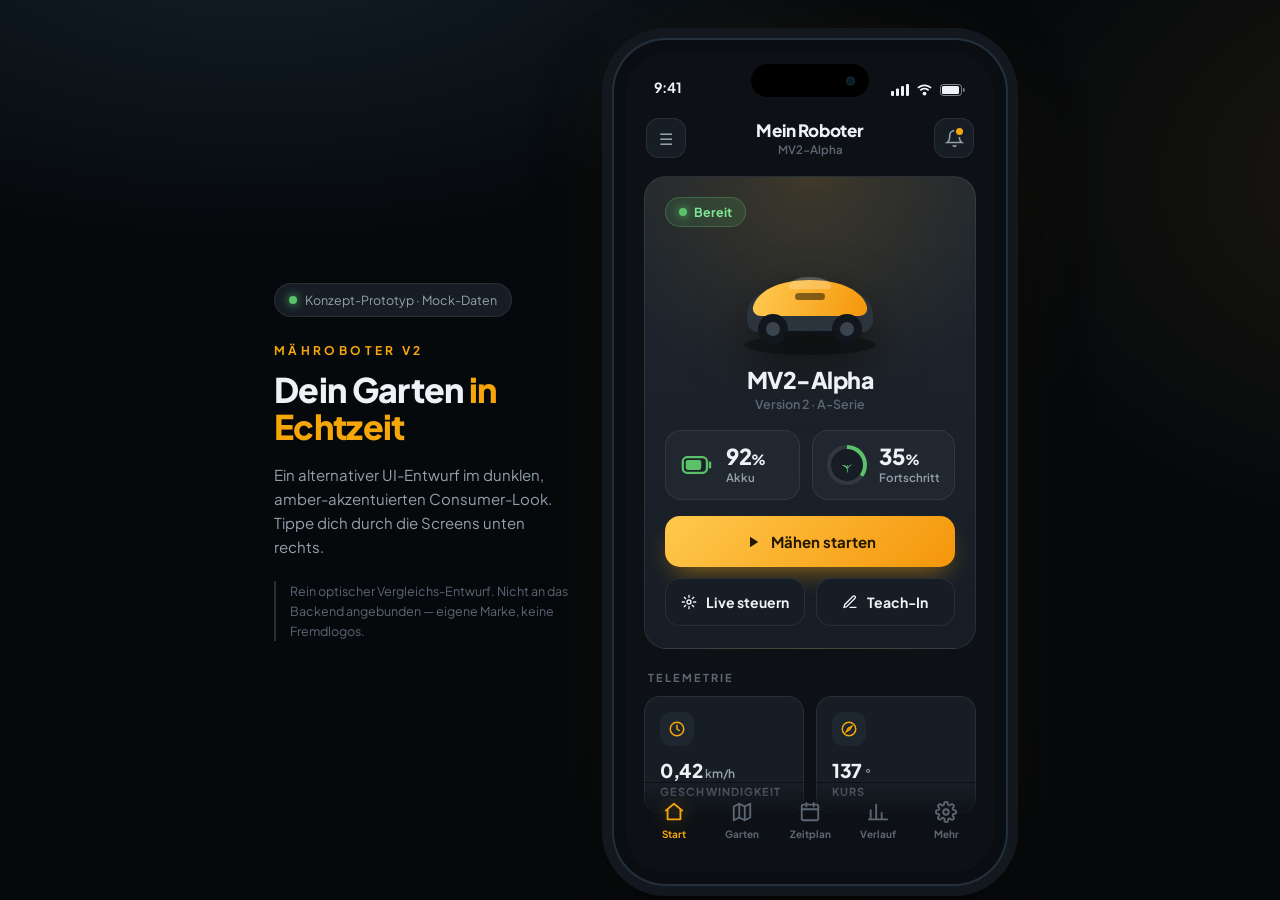
<file: mower/api/static/prototype-v2.html>
<!DOCTYPE html>
<html lang="de">
<head>
<meta charset="UTF-8">
<meta name="viewport" content="width=device-width, initial-scale=1.0">
<title>Mähroboter V2 — Konzept-UI</title>
<link rel="preconnect" href="https://fonts.googleapis.com">
<link rel="preconnect" href="https://fonts.gstatic.com" crossorigin>
<link href="https://fonts.googleapis.com/css2?family=Plus+Jakarta+Sans:wght@400;500;600;700;800&display=swap" rel="stylesheet">
<style>
:root{
  --bg:#0d1116; --bg-deep:#06090c;
  --surface:#171d25; --surface-2:#1e2630; --surface-3:#2a3542;
  --line:rgba(255,255,255,.08); --line-strong:rgba(255,255,255,.15);
  --text:#eef2f6; --dim:#94a0ad; --mute:#5c6773;
  --amber:#f6a609; --amber-bright:#ffbd2e;
  --amber-grad:linear-gradient(135deg,#ffc94d 0%,#f5960a 100%);
  --green:#5ac36a; --green-bright:#7fe694; --red:#ef4d52; --blue:#4f8df8;
  --r-lg:22px; --r-md:16px; --r-sm:12px;
  --font:'Plus Jakarta Sans',-apple-system,BlinkMacSystemFont,'Segoe UI',sans-serif;
}
*{margin:0;padding:0;box-sizing:border-box;-webkit-tap-highlight-color:transparent}
html,body{height:100%}
body{
  font-family:var(--font);
  background:
    radial-gradient(1200px 600px at 20% -10%, #14212b 0%, transparent 55%),
    radial-gradient(900px 700px at 110% 20%, #1a1710 0%, transparent 50%),
    var(--bg-deep);
  color:var(--text);
  min-height:100%;
  display:flex; align-items:center; justify-content:center;
  gap:40px; flex-wrap:wrap;
  padding:40px 20px;
}
.intro{max-width:300px}
.intro .kicker{font-size:12px;letter-spacing:.28em;text-transform:uppercase;color:var(--amber);font-weight:700;margin-bottom:14px}
.intro h1{font-size:34px;line-height:1.08;font-weight:800;letter-spacing:-.02em;margin-bottom:18px}
.intro h1 span{color:var(--amber)}
.intro p{color:var(--dim);font-size:15px;line-height:1.6;margin-bottom:22px}
.intro .note{font-size:12.5px;color:var(--mute);line-height:1.6;border-left:2px solid var(--line-strong);padding-left:14px}
.intro .badge{display:inline-flex;align-items:center;gap:8px;background:var(--surface);border:1px solid var(--line);
  padding:8px 14px;border-radius:100px;font-size:12.5px;color:var(--dim);margin-bottom:26px}
.intro .dot{width:8px;height:8px;border-radius:50%;background:var(--green);box-shadow:0 0 10px var(--green)}

/* ---------- Phone ---------- */
.phone{
  position:relative;
  width:392px; height:min(844px,94vh);
  background:#0a0e12;
  border-radius:52px;
  padding:12px;
  box-shadow:
    0 0 0 2px #23303c,
    0 0 0 12px #12181e,
    0 40px 90px -20px rgba(0,0,0,.85),
    0 0 120px -30px rgba(246,166,9,.12);
  flex:0 0 auto;
}
.screen-wrap{
  position:relative; width:100%; height:100%;
  background:var(--bg); border-radius:42px; overflow:hidden;
  display:flex; flex-direction:column;
}
.island{
  position:absolute; top:12px; left:50%; transform:translateX(-50%);
  width:118px; height:33px; background:#000; border-radius:20px; z-index:60;
}
.island::after{content:"";position:absolute;right:14px;top:50%;transform:translateY(-50%);
  width:9px;height:9px;border-radius:50%;background:#0c1a24;box-shadow:inset 0 0 3px #1c3a4d}
.statusbar{
  height:52px; flex:0 0 auto; display:flex; align-items:flex-end; justify-content:space-between;
  padding:0 28px 8px; font-size:14px; font-weight:700; z-index:50;
}
.statusbar .icons{display:flex;align-items:center;gap:7px}
.statusbar svg{display:block}

/* ---------- App shell ---------- */
.app{flex:1 1 auto; overflow-y:auto; overflow-x:hidden; position:relative}
.app::-webkit-scrollbar{width:0}
.screen{display:none; padding:6px 18px 120px; animation:fade .45s ease both}
.screen.active{display:block}
@keyframes fade{from{opacity:0;transform:translateY(10px)}to{opacity:1;transform:none}}
.stagger>*{animation:rise .5s cubic-bezier(.2,.7,.2,1) both}
.stagger>*:nth-child(1){animation-delay:.02s}
.stagger>*:nth-child(2){animation-delay:.07s}
.stagger>*:nth-child(3){animation-delay:.12s}
.stagger>*:nth-child(4){animation-delay:.17s}
.stagger>*:nth-child(5){animation-delay:.22s}
.stagger>*:nth-child(6){animation-delay:.27s}
.stagger>*:nth-child(7){animation-delay:.32s}
@keyframes rise{from{opacity:0;transform:translateY(14px)}to{opacity:1;transform:none}}

/* top bar */
.topbar{display:flex;align-items:center;justify-content:space-between;padding:8px 2px 18px}
.topbar .tb-btn{width:40px;height:40px;border-radius:13px;background:var(--surface);border:1px solid var(--line);
  display:grid;place-items:center;color:var(--dim);cursor:pointer;transition:.2s}
.topbar .tb-btn:active{transform:scale(.92)}
.topbar .tb-title{text-align:center}
.topbar .tb-title b{font-size:17px;font-weight:800;letter-spacing:-.01em}
.topbar .tb-title small{display:block;font-size:11.5px;color:var(--mute);font-weight:600;margin-top:1px}
.bell{position:relative}
.bell::after{content:"";position:absolute;top:9px;right:10px;width:7px;height:7px;border-radius:50%;
  background:var(--amber);box-shadow:0 0 0 2px var(--surface)}

.section-label{font-size:11px;letter-spacing:.18em;text-transform:uppercase;color:var(--mute);
  font-weight:700;margin:22px 4px 12px}

/* ---------- Home ---------- */
.hero{
  position:relative; background:
    radial-gradient(120% 90% at 50% 0%, rgba(246,166,9,.14) 0%, transparent 55%),
    linear-gradient(180deg,var(--surface-2),var(--surface));
  border:1px solid var(--line); border-radius:var(--r-lg); padding:20px 20px 22px; overflow:hidden;
}
.hero .glow{position:absolute;inset:-40% 20% auto;height:200px;background:radial-gradient(closest-side,rgba(246,166,9,.22),transparent);filter:blur(10px)}
.status-pill{display:inline-flex;align-items:center;gap:7px;background:rgba(90,195,106,.14);color:var(--green-bright);
  border:1px solid rgba(90,195,106,.3);padding:6px 13px;border-radius:100px;font-size:12.5px;font-weight:700;position:relative;z-index:2}
.status-pill .p-dot{width:8px;height:8px;border-radius:50%;background:var(--green);box-shadow:0 0 10px var(--green)}
.status-pill.mowing{background:rgba(246,166,9,.15);color:var(--amber-bright);border-color:rgba(246,166,9,.35)}
.status-pill.mowing .p-dot{background:var(--amber);box-shadow:0 0 10px var(--amber);animation:blink 1.1s infinite}
@keyframes blink{50%{opacity:.35}}
.robot-stage{display:flex;justify-content:center;align-items:center;padding:14px 0 6px;position:relative;z-index:2}
.robot-stage svg{filter:drop-shadow(0 22px 26px rgba(0,0,0,.55))}
.hero h2{font-size:23px;font-weight:800;text-align:center;letter-spacing:-.02em;position:relative;z-index:2}
.hero .sub{text-align:center;color:var(--mute);font-size:12.5px;font-weight:600;margin-top:2px;position:relative;z-index:2}

.metrics{display:grid;grid-template-columns:1fr 1fr;gap:12px;margin-top:18px;position:relative;z-index:2}
.metric{background:rgba(255,255,255,.03);border:1px solid var(--line);border-radius:var(--r-md);padding:14px;display:flex;align-items:center;gap:12px}
.metric .big{font-size:22px;font-weight:800;letter-spacing:-.02em;line-height:1}
.metric .lbl{font-size:11.5px;color:var(--dim);font-weight:600;margin-top:3px}

/* battery glyph */
.batt{width:34px;height:34px;flex:0 0 auto;position:relative}
/* grass ring */
.gring{width:40px;height:40px;border-radius:50%;flex:0 0 auto;position:relative;
  background:conic-gradient(var(--green) calc(var(--p,35)*1%), rgba(255,255,255,.08) 0);
  display:grid;place-items:center}
.gring::before{content:"";position:absolute;inset:4px;border-radius:50%;background:var(--surface)}
.gring svg{position:relative;z-index:2}

.cta{display:flex;flex-direction:column;gap:11px;margin-top:16px}
.btn{border:none;border-radius:15px;font-family:var(--font);font-weight:700;font-size:15px;cursor:pointer;
  display:flex;align-items:center;justify-content:center;gap:9px;transition:.18s;padding:16px}
.btn:active{transform:scale(.975)}
.btn-primary{background:var(--amber-grad);color:#231600;box-shadow:0 12px 26px -10px rgba(246,166,9,.6)}
.btn-primary.stop{background:linear-gradient(135deg,#ff6b6f,#e5383d);color:#fff;box-shadow:0 12px 26px -10px rgba(239,77,82,.5)}
.btn-ghost{background:var(--surface);color:var(--text);border:1px solid var(--line)}
.btn-row{display:grid;grid-template-columns:1fr 1fr;gap:11px}
.btn-row .btn{font-size:14px;padding:14px}

.chips{display:grid;grid-template-columns:1fr 1fr;gap:12px}
.chip{background:var(--surface);border:1px solid var(--line);border-radius:var(--r-md);padding:15px}
.chip .ic{width:34px;height:34px;border-radius:11px;background:var(--surface-2);display:grid;place-items:center;color:var(--amber);margin-bottom:12px}
.chip .val{font-size:19px;font-weight:800;letter-spacing:-.02em}
.chip .val small{font-size:12px;color:var(--dim);font-weight:600;margin-left:3px}
.chip .cap{font-size:11px;color:var(--mute);text-transform:uppercase;letter-spacing:.1em;font-weight:700;margin-top:3px}

/* ---------- Map / Garten ---------- */
.stat-row{display:grid;grid-template-columns:repeat(3,1fr);gap:10px;margin-bottom:16px}
.stat{background:var(--surface);border:1px solid var(--line);border-radius:var(--r-md);padding:13px 10px;text-align:center}
.stat b{font-size:19px;font-weight:800;letter-spacing:-.02em}
.stat span{display:block;font-size:11px;color:var(--mute);font-weight:600;margin-top:3px}
.map{position:relative;border-radius:var(--r-lg);overflow:hidden;border:1px solid var(--line);height:320px;
  background:linear-gradient(135deg,#2f3a2b,#1f2a1e)}
.map svg{position:absolute;inset:0;width:100%;height:100%}
.map .mctrl{position:absolute;display:flex;flex-direction:column;gap:8px;z-index:5}
.map .mctrl.left{left:12px;top:12px}
.map .mctrl.right{right:12px;bottom:12px}
.mbtn{width:38px;height:38px;border-radius:12px;background:rgba(10,14,18,.72);backdrop-filter:blur(8px);
  border:1px solid var(--line-strong);display:grid;place-items:center;color:#fff;cursor:pointer;font-size:18px;font-weight:700}
.tabs{display:flex;gap:6px;background:var(--surface);border:1px solid var(--line);border-radius:100px;padding:5px;margin:16px 0 14px}
.tabs button{flex:1;border:none;background:transparent;color:var(--dim);font-family:var(--font);font-weight:700;font-size:13px;
  padding:10px;border-radius:100px;cursor:pointer;transition:.2s}
.tabs button.on{background:var(--surface-3);color:var(--text)}
.zone{display:flex;align-items:center;gap:13px;background:var(--surface);border:1px solid var(--line);
  border-radius:var(--r-md);padding:14px;margin-bottom:10px}
.zone .zn{width:30px;height:30px;border-radius:9px;display:grid;place-items:center;font-weight:800;font-size:13px;color:#fff;flex:0 0 auto}
.zone .zinfo{flex:1}
.zone .zinfo b{font-size:15px;font-weight:700}
.zone .zinfo span{display:block;font-size:12px;color:var(--mute);font-weight:600;margin-top:1px}
.toggle{width:46px;height:27px;border-radius:100px;background:var(--surface-3);position:relative;cursor:pointer;transition:.22s;flex:0 0 auto}
.toggle::after{content:"";position:absolute;top:3px;left:3px;width:21px;height:21px;border-radius:50%;background:#cfd6dd;transition:.22s}
.toggle.on{background:var(--amber)}
.toggle.on::after{left:22px;background:#fff}

.modes{display:grid;grid-template-columns:1fr 1fr;gap:11px}
.mode{background:var(--surface);border:1.5px solid var(--line);border-radius:var(--r-md);padding:16px 12px;text-align:center;cursor:pointer;transition:.18s}
.mode:active{transform:scale(.97)}
.mode.sel{border-color:var(--amber);background:rgba(246,166,9,.08)}
.mode .mi{width:46px;height:46px;margin:0 auto 10px;border-radius:14px;background:var(--surface-2);display:grid;place-items:center;transition:.2s}
.mode.sel .mi{background:rgba(246,166,9,.16)}
.mode b{font-size:13px;font-weight:700;display:block}
.mode span{font-size:11px;color:var(--mute);font-weight:600}

/* ---------- Zeitplan ---------- */
.next{background:linear-gradient(120deg,#20303a,#182029);border:1px solid var(--line);border-radius:var(--r-lg);
  padding:20px;position:relative;overflow:hidden}
.next .deco{position:absolute;right:-30px;top:-30px;width:150px;height:150px;border-radius:50%;
  background:radial-gradient(closest-side,rgba(246,166,9,.18),transparent)}
.next .k{font-size:11px;letter-spacing:.16em;text-transform:uppercase;color:var(--amber);font-weight:700}
.next .big{font-size:26px;font-weight:800;margin-top:8px;letter-spacing:-.02em}
.next .m{color:var(--dim);font-size:13px;font-weight:600;margin-top:3px}
.week{display:flex;gap:7px;margin:8px 0 4px}
.day{flex:1;background:var(--surface);border:1px solid var(--line);border-radius:13px;padding:12px 0;text-align:center;cursor:pointer;transition:.18s}
.day span{font-size:11px;color:var(--mute);font-weight:700;text-transform:uppercase}
.day b{display:block;margin-top:8px;width:7px;height:7px;border-radius:50%;background:var(--surface-3);margin-inline:auto}
.day.on{background:rgba(246,166,9,.1);border-color:var(--amber)}
.day.on span{color:var(--amber-bright)}
.day.on b{background:var(--amber);box-shadow:0 0 8px var(--amber)}
.sched{display:flex;align-items:center;gap:13px;background:var(--surface);border:1px solid var(--line);border-radius:var(--r-md);padding:15px;margin-bottom:10px}
.sched .si{width:42px;height:42px;border-radius:12px;background:rgba(79,141,248,.14);color:var(--blue);display:grid;place-items:center;flex:0 0 auto}
.sched .info{flex:1}
.sched .info b{font-size:15px;font-weight:700}
.sched .info span{display:block;font-size:12px;color:var(--mute);font-weight:600;margin-top:1px}
.mode-switch{display:flex;background:var(--surface);border:1px solid var(--line);border-radius:100px;padding:5px;margin-bottom:18px}
.mode-switch button{flex:1;border:none;background:transparent;color:var(--dim);font-family:var(--font);font-weight:700;font-size:13.5px;
  padding:11px;border-radius:100px;cursor:pointer;display:flex;align-items:center;justify-content:center;gap:7px;transition:.2s}
.mode-switch button.on{background:var(--amber-grad);color:#231600}

/* ---------- Verlauf ---------- */
.kpis{display:grid;grid-template-columns:repeat(3,1fr);gap:11px;margin-bottom:6px}
.kpi{background:var(--surface);border:1px solid var(--line);border-radius:var(--r-md);padding:16px 8px;text-align:center}
.kpi b{font-size:22px;font-weight:800;letter-spacing:-.02em}
.kpi span{display:block;font-size:10.5px;color:var(--mute);text-transform:uppercase;letter-spacing:.1em;font-weight:700;margin-top:4px}
.chart{background:var(--surface);border:1px solid var(--line);border-radius:var(--r-lg);padding:20px 16px 12px;margin-top:16px}
.bars{display:flex;align-items:flex-end;gap:8px;height:130px}
.bar{flex:1;border-radius:7px 7px 3px 3px;background:linear-gradient(180deg,var(--green),#3e9c4e);position:relative;transition:.6s cubic-bezier(.2,.7,.2,1)}
.bar.warn{background:linear-gradient(180deg,#ffcf5a,#f0a922)}
.bar.bad{background:linear-gradient(180deg,#ff7377,#e5474c)}
.bars+.xlabels{display:flex;gap:8px;margin-top:10px}
.xlabels span{flex:1;text-align:center;font-size:9.5px;color:var(--mute);font-weight:600}
.hist{display:flex;align-items:center;gap:13px;background:var(--surface);border:1px solid var(--line);border-radius:var(--r-md);padding:15px;margin-bottom:10px}
.hist .hi{width:40px;height:40px;border-radius:12px;display:grid;place-items:center;flex:0 0 auto}
.hist .hi.ok{background:rgba(90,195,106,.14);color:var(--green)}
.hist .hi.warn{background:rgba(246,166,9,.14);color:var(--amber)}
.hist .info{flex:1}
.hist .info b{font-size:14.5px;font-weight:700}
.hist .info span{display:block;font-size:12px;color:var(--mute);font-weight:600;margin-top:1px}
.hist .area{font-size:16px;font-weight:800;color:var(--green-bright)}
.hist .area small{font-size:11px;color:var(--mute);font-weight:600}

/* ---------- Einstellungen ---------- */
.dev-card{background:linear-gradient(180deg,var(--surface-2),var(--surface));border:1px solid var(--line);
  border-radius:var(--r-lg);padding:20px;text-align:center}
.dev-card .rs{transform:scale(.8);margin:-6px 0 2px}
.dev-card h3{font-size:20px;font-weight:800;letter-spacing:-.02em}
.dev-card .mdl{font-size:12.5px;color:var(--mute);font-weight:600;margin-bottom:16px}
.dev-rows{display:flex;flex-direction:column;gap:1px;background:var(--line);border-radius:var(--r-md);overflow:hidden}
.dev-rows .dr{display:flex;align-items:center;justify-content:space-between;background:var(--surface);padding:13px 15px;font-size:14px}
.dev-rows .dr span{color:var(--dim);font-weight:600}
.pill-tag{padding:5px 11px;border-radius:100px;font-size:12px;font-weight:700}
.pill-tag.green{background:rgba(90,195,106,.14);color:var(--green-bright)}
.pill-tag.amber{background:rgba(246,166,9,.14);color:var(--amber-bright)}
.setrow{display:flex;align-items:center;gap:14px;background:var(--surface);border:1px solid var(--line);border-radius:var(--r-md);padding:15px;margin-bottom:10px}
.setrow .sic{width:40px;height:40px;border-radius:12px;background:var(--surface-2);color:var(--amber);display:grid;place-items:center;flex:0 0 auto}
.setrow .st{flex:1}
.setrow .st b{font-size:14.5px;font-weight:700}
.setrow .st span{display:block;font-size:12px;color:var(--mute);font-weight:600;margin-top:1px}
.setrow .chev{color:var(--mute)}
.slider{margin:6px 0 2px}
.slider .track{height:6px;border-radius:100px;background:var(--surface-3);position:relative}
.slider .fill{position:absolute;left:0;top:0;bottom:0;border-radius:100px;background:var(--amber-grad)}
.slider .knob{position:absolute;top:50%;transform:translate(-50%,-50%);width:20px;height:20px;border-radius:50%;background:#fff;box-shadow:0 3px 8px rgba(0,0,0,.4)}
.slider .marks{display:flex;justify-content:space-between;margin-top:9px}
.slider .marks span{font-size:10px;color:var(--mute);font-weight:600}
.seg{display:flex;gap:7px;margin-top:12px}
.seg button{flex:1;border:1px solid var(--line);background:var(--surface-2);color:var(--dim);font-family:var(--font);
  font-weight:700;font-size:12.5px;padding:11px;border-radius:12px;cursor:pointer;transition:.18s}
.seg button.on{background:rgba(246,166,9,.14);border-color:var(--amber);color:var(--amber-bright)}

/* ---------- Tab bar ---------- */
.tabbar{
  flex:0 0 auto; display:flex; padding:12px 14px 26px;
  background:linear-gradient(180deg,rgba(13,17,22,0),var(--bg) 40%);
  position:absolute;bottom:0;left:0;right:0;z-index:40;
  border-top:1px solid transparent;
}
.tabbar .ti{flex:1;display:flex;flex-direction:column;align-items:center;gap:5px;color:var(--mute);cursor:pointer;
  font-size:10px;font-weight:700;transition:.2s;padding:6px 0}
.tabbar .ti.on{color:var(--amber)}
.tabbar .ti svg{transition:.2s}
.tabbar .ti.on svg{filter:drop-shadow(0 0 8px rgba(246,166,9,.5))}

/* ---------- Live overlay (landscape) ---------- */
.live{position:absolute;inset:0;z-index:100;background:rgba(6,9,12,.7);backdrop-filter:blur(10px);
  display:none;align-items:center;justify-content:center;padding:16px}
.live.show{display:flex;animation:fade .35s ease both}
.live-card{width:100%;background:linear-gradient(180deg,var(--surface-2),var(--surface));border:1px solid var(--line-strong);
  border-radius:24px;padding:20px;position:relative}
.live-card .lx{position:absolute;top:14px;right:14px;width:34px;height:34px;border-radius:50%;background:var(--surface-3);
  border:none;color:#fff;font-size:16px;cursor:pointer;display:grid;place-items:center}
.gauge-wrap{display:flex;justify-content:center;margin:4px 0 6px}
.gauge{position:relative;width:210px;height:120px}
.gauge .gnum{position:absolute;left:50%;bottom:6px;transform:translateX(-50%);text-align:center}
.gauge .gnum b{font-size:34px;font-weight:800;letter-spacing:-.03em}
.gauge .gnum span{display:block;font-size:11px;color:var(--dim);font-weight:600;text-transform:uppercase;letter-spacing:.1em;margin-top:-2px}
.live-title{text-align:center;font-size:13px;color:var(--dim);font-weight:600;margin-bottom:4px}
.live-title b{color:var(--text);font-weight:800;font-size:18px;display:block}
.live-grid{display:grid;grid-template-columns:repeat(3,1fr);gap:10px;margin-top:14px}
.lg{background:rgba(255,255,255,.03);border:1px solid var(--line);border-radius:14px;padding:12px}
.lg .lk{font-size:11px;color:var(--mute);font-weight:700;text-transform:uppercase;letter-spacing:.08em}
.lg .lv{font-size:22px;font-weight:800;letter-spacing:-.02em;margin-top:4px}
.lg .lv small{font-size:11px;color:var(--dim);font-weight:600}
.live-actions{display:grid;grid-template-columns:1fr 1fr;gap:11px;margin-top:14px}

.hidden{display:none!important}
@media(max-width:900px){.intro{display:none}}
</style>
</head>
<body>

<div class="intro">
  <div class="badge"><span class="dot"></span> Konzept-Prototyp · Mock-Daten</div>
  <div class="kicker">Mähroboter V2</div>
  <h1>Dein Garten <span>in Echtzeit</span></h1>
  <p>Ein alternativer UI-Entwurf im dunklen, amber-akzentuierten Consumer-Look. Tippe dich durch die Screens unten rechts.</p>
  <div class="note">Rein optischer Vergleichs-Entwurf. Nicht an das Backend angebunden — eigene Marke, keine Fremdlogos.</div>
</div>

<div class="phone">
  <div class="screen-wrap">
    <div class="island"></div>
    <div class="statusbar">
      <span>9:41</span>
      <div class="icons">
        <svg width="18" height="12" viewBox="0 0 18 12" fill="none"><rect x="0" y="7" width="3" height="5" rx="1" fill="#eef2f6"/><rect x="5" y="4.5" width="3" height="7.5" rx="1" fill="#eef2f6"/><rect x="10" y="2" width="3" height="10" rx="1" fill="#eef2f6"/><rect x="15" y="0" width="3" height="12" rx="1" fill="#eef2f6"/></svg>
        <svg width="17" height="12" viewBox="0 0 17 12" fill="none"><path d="M8.5 2.2c2.3 0 4.4.9 6 2.4l1.2-1.3C13.8 1.4 11.3.4 8.5.4S3.2 1.4 1.3 3.3L2.5 4.6c1.6-1.5 3.7-2.4 6-2.4Z" fill="#eef2f6"/><path d="M8.5 5.6c1.4 0 2.7.6 3.6 1.5l1.2-1.3C12.1 4.5 10.4 3.8 8.5 3.8s-3.6.7-4.8 2l1.2 1.3c.9-.9 2.2-1.5 3.6-1.5Z" fill="#eef2f6"/><circle cx="8.5" cy="9.6" r="1.9" fill="#eef2f6"/></svg>
        <svg width="26" height="12" viewBox="0 0 26 12" fill="none"><rect x=".5" y=".5" width="21" height="11" rx="3" stroke="#eef2f6" stroke-opacity=".5"/><rect x="2" y="2" width="17" height="8" rx="1.5" fill="#eef2f6"/><rect x="23" y="4" width="1.6" height="4" rx=".8" fill="#eef2f6" fill-opacity=".5"/></svg>
      </div>
    </div>

    <div class="app" id="app">

      <!-- ============ HOME ============ -->
      <section class="screen active" data-screen="home">
        <div class="topbar">
          <div class="tb-btn">☰</div>
          <div class="tb-title"><b>Mein Roboter</b><small>MV2-Alpha</small></div>
          <div class="tb-btn bell">
            <svg width="19" height="19" viewBox="0 0 24 24" fill="none" stroke="currentColor" stroke-width="2" stroke-linecap="round"><path d="M18 8a6 6 0 0 0-12 0c0 7-3 9-3 9h18s-3-2-3-9"/><path d="M13.7 21a2 2 0 0 1-3.4 0"/></svg>
          </div>
        </div>

        <div class="stagger">
          <div class="hero">
            <div class="glow"></div>
            <span class="status-pill" id="statusPill"><span class="p-dot"></span> Bereit</span>
            <div class="robot-stage" id="robotStage">
              <!-- original stylised mower SVG -->
              <svg width="170" height="118" viewBox="0 0 170 118" fill="none">
                <ellipse cx="85" cy="104" rx="66" ry="10" fill="#000" opacity=".35"/>
                <path d="M22 74c0-19 22-32 63-32s63 13 63 32v6c0 6-5 11-11 11H33c-6 0-11-5-11-11v-6Z" fill="#2b333d"/>
                <path d="M28 66c4-16 26-27 57-27s53 11 57 27c1 5-3 9-8 9H36c-5 0-9-4-8-9Z" fill="url(#shell)"/>
                <path d="M64 44c3-5 9-8 21-8s18 3 21 8c1 2-1 4-3 4H67c-2 0-4-2-3-4Z" fill="#fff" opacity=".22"/>
                <rect x="70" y="52" width="30" height="7" rx="3.5" fill="#231600" opacity=".55"/>
                <circle cx="48" cy="88" r="15" fill="#12171d"/><circle cx="48" cy="88" r="7" fill="#39444f"/>
                <circle cx="122" cy="88" r="15" fill="#12171d"/><circle cx="122" cy="88" r="7" fill="#39444f"/>
                <path d="M60 92h50" stroke="#0e1319" stroke-width="4" stroke-linecap="round"/>
                <defs><linearGradient id="shell" x1="28" y1="39" x2="142" y2="75" gradientUnits="userSpaceOnUse"><stop stop-color="#ffcb52"/><stop offset="1" stop-color="#f5960a"/></linearGradient></defs>
              </svg>
            </div>
            <h2>MV2-Alpha</h2>
            <div class="sub">Version 2 · A-Serie</div>

            <div class="metrics">
              <div class="metric">
                <div class="batt">
                  <svg width="34" height="34" viewBox="0 0 24 24" fill="none"><rect x="2" y="6.5" width="17" height="11" rx="3" fill="#1a2129" stroke="#5ac36a" stroke-width="1.6"/><rect x="4" y="8.5" width="11" height="7" rx="1.5" fill="#5ac36a"/><rect x="20.3" y="9.5" width="1.7" height="5" rx=".8" fill="#5ac36a"/></svg>
                </div>
                <div><div class="big" id="battVal">92<small style="font-size:14px">%</small></div><div class="lbl">Akku</div></div>
              </div>
              <div class="metric">
                <div class="gring" id="gring" style="--p:35">
                  <svg width="17" height="17" viewBox="0 0 24 24" fill="none"><path d="M12 21c0-5-3-8-8-9 5-1 8 1 8 6" fill="#7fe694"/><path d="M12 21c0-6 3-9 8-10-5-1-8 2-8 7" fill="#5ac36a"/><path d="M12 21v-9" stroke="#3e9c4e" stroke-width="1.6" stroke-linecap="round"/></svg>
                </div>
                <div><div class="big" id="compVal">35<small style="font-size:14px">%</small></div><div class="lbl">Fortschritt</div></div>
              </div>
            </div>

            <div class="cta">
              <button class="btn btn-primary" id="startBtn" onclick="toggleMow()">
                <svg id="startIcon" width="18" height="18" viewBox="0 0 24 24" fill="currentColor"><path d="M8 5v14l11-7z"/></svg>
                <span id="startLbl">Mähen starten</span>
              </button>
              <div class="btn-row">
                <button class="btn btn-ghost" onclick="openLive()">
                  <svg width="16" height="16" viewBox="0 0 24 24" fill="none" stroke="currentColor" stroke-width="2" stroke-linecap="round"><circle cx="12" cy="12" r="3"/><path d="M12 2v3M12 19v3M2 12h3M19 12h3M5 5l2 2M17 17l2 2M19 5l-2 2M7 17l-2 2"/></svg>
                  Live steuern
                </button>
                <button class="btn btn-ghost">
                  <svg width="16" height="16" viewBox="0 0 24 24" fill="none" stroke="currentColor" stroke-width="2" stroke-linecap="round"><path d="M12 20h9M16.5 3.5a2.1 2.1 0 0 1 3 3L7 19l-4 1 1-4Z"/></svg>
                  Teach-In
                </button>
              </div>
            </div>
          </div>

          <div class="section-label">Telemetrie</div>
          <div class="chips">
            <div class="chip">
              <div class="ic"><svg width="18" height="18" viewBox="0 0 24 24" fill="none" stroke="currentColor" stroke-width="2" stroke-linecap="round"><circle cx="12" cy="12" r="9"/><path d="M12 7v5l3 2"/></svg></div>
              <div class="val" id="spdVal">0,42<small>km/h</small></div><div class="cap">Geschwindigkeit</div>
            </div>
            <div class="chip">
              <div class="ic"><svg width="18" height="18" viewBox="0 0 24 24" fill="none" stroke="currentColor" stroke-width="2" stroke-linecap="round"><circle cx="12" cy="12" r="9"/><path d="M15.5 8.5 11 11l-2.5 4.5L13 13z"/></svg></div>
              <div class="val">137<small>°</small></div><div class="cap">Kurs</div>
            </div>
            <div class="chip">
              <div class="ic"><svg width="18" height="18" viewBox="0 0 24 24" fill="none" stroke="currentColor" stroke-width="2" stroke-linecap="round"><path d="M12 21s7-5.5 7-11a7 7 0 1 0-14 0c0 5.5 7 11 7 11z"/><circle cx="12" cy="10" r="2.5"/></svg></div>
              <div class="val">RTK<small>fix</small></div><div class="cap">GPS</div>
            </div>
            <div class="chip">
              <div class="ic"><svg width="18" height="18" viewBox="0 0 24 24" fill="none" stroke="currentColor" stroke-width="2" stroke-linecap="round"><path d="M3 3v18h18"/><path d="M7 15l4-5 3 3 5-7"/></svg></div>
              <div class="val">148<small>m²</small></div><div class="cap">Heute gemäht</div>
            </div>
          </div>
        </div>
      </section>

      <!-- ============ GARTEN ============ -->
      <section class="screen" data-screen="garden">
        <div class="topbar">
          <div class="tb-btn">←</div>
          <div class="tb-title"><b>Mein Garten</b><small>4 Zonen aktiv</small></div>
          <div class="tb-btn bell"><svg width="19" height="19" viewBox="0 0 24 24" fill="none" stroke="currentColor" stroke-width="2" stroke-linecap="round"><path d="M18 8a6 6 0 0 0-12 0c0 7-3 9-3 9h18s-3-2-3-9"/><path d="M13.7 21a2 2 0 0 1-3.4 0"/></svg></div>
        </div>
        <div class="stagger">
          <div class="stat-row">
            <div class="stat"><b>412</b><span>m² Fläche</span></div>
            <div class="stat"><b>4</b><span>Zonen</span></div>
            <div class="stat"><b>125</b><span>min ~</span></div>
          </div>

          <div class="map">
            <svg viewBox="0 0 340 320" preserveAspectRatio="xMidYMid slice">
              <defs>
                <pattern id="grass" width="10" height="10" patternUnits="userSpaceOnUse" patternTransform="rotate(20)"><rect width="10" height="10" fill="#26331f"/><rect width="10" height="5" fill="#2c3a23"/></pattern>
              </defs>
              <rect width="340" height="320" fill="url(#grass)"/>
              <path d="M40 60 L250 40 L300 150 L270 270 L90 285 L30 180 Z" fill="none" stroke="#ff5b5b" stroke-width="2.5" opacity=".85"/>
              <path d="M60 90 L150 80 L165 160 L95 180 Z" fill="rgba(246,166,9,.18)" stroke="#f6a609" stroke-width="1.5"/>
              <path d="M175 85 L245 75 L255 150 L185 165 Z" fill="rgba(79,141,248,.16)" stroke="#4f8df8" stroke-width="1.5"/>
              <path d="M235 175 L285 185 L262 255 L205 250 Z" fill="rgba(90,195,106,.16)" stroke="#5ac36a" stroke-width="1.5"/>
              <!-- links / waypoints -->
              <g stroke="#4f8df8" stroke-width="2.5" fill="#4f8df8">
                <line x1="110" y1="120" x2="150" y2="118"/><line x1="150" y1="118" x2="210" y2="112"/>
                <circle cx="110" cy="120" r="4"/><circle cx="210" cy="112" r="4"/>
              </g>
              <!-- zone number badges -->
              <g font-family="Plus Jakarta Sans" font-weight="800" font-size="13" text-anchor="middle">
                <circle cx="105" cy="132" r="14" fill="#f6a609"/><text x="105" y="137" fill="#231600">1</text>
                <circle cx="212" cy="115" r="14" fill="#ff5b5b"/><text x="212" y="120" fill="#fff">2</text>
                <circle cx="235" cy="215" r="14" fill="#5ac36a"/><text x="235" y="220" fill="#0c1a10">3</text>
                <circle cx="150" cy="95" r="13" fill="#4f8df8"/><text x="150" y="100" fill="#fff" font-size="11">A</text>
              </g>
              <!-- robot -->
              <g transform="translate(130,175)"><circle r="12" fill="rgba(127,230,148,.25)"/><circle r="6" fill="#7fe694" stroke="#0c1a10" stroke-width="2"/></g>
            </svg>
            <div class="mctrl left">
              <div class="mbtn">⤢</div><div class="mbtn"><svg width="16" height="16" viewBox="0 0 24 24" fill="none" stroke="#fff" stroke-width="2"><path d="M12 2 2 7l10 5 10-5-10-5Z"/><path d="M2 17l10 5 10-5M2 12l10 5 10-5"/></svg></div>
            </div>
            <div class="mctrl right">
              <div class="mbtn">+</div><div class="mbtn">−</div>
            </div>
          </div>

          <div class="tabs">
            <button class="on">Verbundene Zonen</button>
            <button>Geschlossene Zonen</button>
          </div>

          <div class="zone">
            <div class="zn" style="background:#f6a609;color:#231600">1</div>
            <div class="zinfo"><b>Rasen West</b><span>129 m²</span></div>
            <div class="toggle on" onclick="this.classList.toggle('on')"></div>
          </div>
          <div class="zone">
            <div class="zn" style="background:#ff5b5b">2</div>
            <div class="zinfo"><b>Teichwiese</b><span>44 m²</span></div>
            <div class="toggle on" onclick="this.classList.toggle('on')"></div>
          </div>
          <div class="zone">
            <div class="zn" style="background:#5ac36a;color:#0c1a10">3</div>
            <div class="zinfo"><b>Obstgarten</b><span>96 m²</span></div>
            <div class="toggle" onclick="this.classList.toggle('on')"></div>
          </div>

          <div class="section-label">Schnittmuster</div>
          <div class="modes" id="modes">
            <div class="mode sel" onclick="pickMode(this)">
              <div class="mi"><svg width="24" height="24" viewBox="0 0 24 24" fill="none" stroke="#f6a609" stroke-width="2" stroke-linecap="round"><path d="M12 3v18M8 3v18M16 3v18"/></svg></div>
              <b>Systematisch</b><span>Nord–Süd</span>
            </div>
            <div class="mode" onclick="pickMode(this)">
              <div class="mi"><svg width="24" height="24" viewBox="0 0 24 24" fill="none" stroke="#94a0ad" stroke-width="2" stroke-linecap="round"><path d="M3 12h18M3 8h18M3 16h18"/></svg></div>
              <b>Systematisch</b><span>Ost–West</span>
            </div>
            <div class="mode" onclick="pickMode(this)">
              <div class="mi"><svg width="24" height="24" viewBox="0 0 24 24" fill="none" stroke="#94a0ad" stroke-width="2"><path d="M3 3h6v6H3zM15 3h6v6h-6zM3 15h6v6H3zM15 15h6v6h-6z"/></svg></div>
              <b>Schachbrett</b><span>Kreuzweise</span>
            </div>
            <div class="mode" onclick="pickMode(this)">
              <div class="mi"><svg width="24" height="24" viewBox="0 0 24 24" fill="none" stroke="#94a0ad" stroke-width="2" stroke-linecap="round"><path d="M12 3v18M3 12h18M5 5l14 14M19 5 5 19"/></svg></div>
              <b>Vier-Wege</b><span>Diagonal</span>
            </div>
          </div>

          <button class="btn btn-primary" style="margin-top:16px">
            <svg width="18" height="18" viewBox="0 0 24 24" fill="none" stroke="currentColor" stroke-width="2.4" stroke-linecap="round"><path d="M12 5v14M5 12h14"/></svg>
            Neue Zone anlegen
          </button>
        </div>
      </section>

      <!-- ============ ZEITPLAN ============ -->
      <section class="screen" data-screen="schedule">
        <div class="topbar">
          <div class="tb-btn">←</div>
          <div class="tb-title"><b>Zeitplan</b><small>Automatik</small></div>
          <div class="tb-btn bell"><svg width="19" height="19" viewBox="0 0 24 24" fill="none" stroke="currentColor" stroke-width="2" stroke-linecap="round"><path d="M18 8a6 6 0 0 0-12 0c0 7-3 9-3 9h18s-3-2-3-9"/><path d="M13.7 21a2 2 0 0 1-3.4 0"/></svg></div>
        </div>
        <div class="stagger">
          <div class="mode-switch">
            <button onclick="segPick(this)"><svg width="15" height="15" viewBox="0 0 24 24" fill="none" stroke="currentColor" stroke-width="2" stroke-linecap="round"><path d="M12 2v4M12 18v4M2 12h4M18 12h4"/><circle cx="12" cy="12" r="4"/></svg>Manuell</button>
            <button class="on" onclick="segPick(this)"><svg width="15" height="15" viewBox="0 0 24 24" fill="none" stroke="currentColor" stroke-width="2" stroke-linecap="round"><rect x="3" y="4" width="18" height="18" rx="2"/><path d="M3 9h18M8 2v4M16 2v4"/></svg>Geplant</button>
          </div>

          <div class="next">
            <div class="deco"></div>
            <div class="k">Nächste Mähung</div>
            <div class="big">Morgen · 08:00</div>
            <div class="m">Rasen West + Obstgarten · ca. 95 min</div>
          </div>

          <div class="section-label">Wochenübersicht</div>
          <div class="week">
            <div class="day on" onclick="this.classList.toggle('on')"><span>Mo</span><b></b></div>
            <div class="day" onclick="this.classList.toggle('on')"><span>Di</span><b></b></div>
            <div class="day on" onclick="this.classList.toggle('on')"><span>Mi</span><b></b></div>
            <div class="day" onclick="this.classList.toggle('on')"><span>Do</span><b></b></div>
            <div class="day on" onclick="this.classList.toggle('on')"><span>Fr</span><b></b></div>
            <div class="day" onclick="this.classList.toggle('on')"><span>Sa</span><b></b></div>
            <div class="day" onclick="this.classList.toggle('on')"><span>So</span><b></b></div>
          </div>

          <div class="section-label">Zeitpläne</div>
          <div class="sched">
            <div class="si"><svg width="20" height="20" viewBox="0 0 24 24" fill="none" stroke="currentColor" stroke-width="2" stroke-linecap="round"><circle cx="12" cy="12" r="9"/><path d="M12 7v5l3 2"/></svg></div>
            <div class="info"><b>Frühschicht</b><span>Mo · Mi · Fr — 08:00</span></div>
            <div class="toggle on" onclick="this.classList.toggle('on')"></div>
          </div>
          <div class="sched">
            <div class="si"><svg width="20" height="20" viewBox="0 0 24 24" fill="none" stroke="currentColor" stroke-width="2" stroke-linecap="round"><circle cx="12" cy="12" r="9"/><path d="M12 7v5l3 2"/></svg></div>
            <div class="info"><b>Wochenende</b><span>Sa — 10:30</span></div>
            <div class="toggle" onclick="this.classList.toggle('on')"></div>
          </div>

          <button class="btn btn-ghost" style="margin-top:6px">
            <svg width="18" height="18" viewBox="0 0 24 24" fill="none" stroke="currentColor" stroke-width="2.4" stroke-linecap="round"><path d="M12 5v14M5 12h14"/></svg>
            Zeitplan hinzufügen
          </button>
        </div>
      </section>

      <!-- ============ VERLAUF ============ -->
      <section class="screen" data-screen="history">
        <div class="topbar">
          <div class="tb-btn">←</div>
          <div class="tb-title"><b>Verlauf</b><small>Letzte 2 Wochen</small></div>
          <div class="tb-btn bell"><svg width="19" height="19" viewBox="0 0 24 24" fill="none" stroke="currentColor" stroke-width="2" stroke-linecap="round"><path d="M18 8a6 6 0 0 0-12 0c0 7-3 9-3 9h18s-3-2-3-9"/><path d="M13.7 21a2 2 0 0 1-3.4 0"/></svg></div>
        </div>
        <div class="stagger">
          <div class="kpis">
            <div class="kpi"><b>8</b><span>Sitzungen</span></div>
            <div class="kpi"><b>7,0<small style="font-size:13px">h</small></b><span>Laufzeit</span></div>
            <div class="kpi"><b>14,7<small style="font-size:13px">k</small></b><span>m² gemäht</span></div>
          </div>

          <div class="chart">
            <div class="bars" id="bars">
              <div class="bar" style="height:78%"></div>
              <div class="bar" style="height:70%"></div>
              <div class="bar bad" style="height:40%"></div>
              <div class="bar" style="height:58%"></div>
              <div class="bar" style="height:88%"></div>
              <div class="bar warn" style="height:52%"></div>
              <div class="bar" style="height:82%"></div>
              <div class="bar" style="height:72%"></div>
            </div>
            <div class="xlabels">
              <span>03.</span><span>05.</span><span>07.</span><span>09.</span><span>11.</span><span>13.</span><span>15.</span><span>17.</span>
            </div>
          </div>

          <div class="section-label">Sitzungen</div>
          <div class="hist">
            <div class="hi ok"><svg width="20" height="20" viewBox="0 0 24 24" fill="none" stroke="currentColor" stroke-width="2.4" stroke-linecap="round"><path d="M20 6 9 17l-5-5"/></svg></div>
            <div class="info"><b>Fr., 17. Juli</b><span>09:12 · 52 min</span></div>
            <div class="area">1820<small> m²</small></div>
          </div>
          <div class="hist">
            <div class="hi ok"><svg width="20" height="20" viewBox="0 0 24 24" fill="none" stroke="currentColor" stroke-width="2.4" stroke-linecap="round"><path d="M20 6 9 17l-5-5"/></svg></div>
            <div class="info"><b>Mi., 15. Juli</b><span>10:05 · 61 min</span></div>
            <div class="area">2135<small> m²</small></div>
          </div>
          <div class="hist">
            <div class="hi warn"><svg width="20" height="20" viewBox="0 0 24 24" fill="none" stroke="currentColor" stroke-width="2.2" stroke-linecap="round"><path d="M12 9v4M12 17h.01M10.3 3.9 2.4 18a2 2 0 0 0 1.7 3h15.8a2 2 0 0 0 1.7-3L13.7 3.9a2 2 0 0 0-3.4 0Z"/></svg></div>
            <div class="info"><b>Mo., 13. Juli</b><span>08:30 · 38 min · Regen-Stopp</span></div>
            <div class="area" style="color:var(--amber-bright)">1330<small> m²</small></div>
          </div>
          <div class="hist">
            <div class="hi ok"><svg width="20" height="20" viewBox="0 0 24 24" fill="none" stroke="currentColor" stroke-width="2.4" stroke-linecap="round"><path d="M20 6 9 17l-5-5"/></svg></div>
            <div class="info"><b>Sa., 11. Juli</b><span>09:45 · 67 min</span></div>
            <div class="area">2345<small> m²</small></div>
          </div>
        </div>
      </section>

      <!-- ============ EINSTELLUNGEN ============ -->
      <section class="screen" data-screen="settings">
        <div class="topbar">
          <div class="tb-btn">←</div>
          <div class="tb-title"><b>Einstellungen</b><small>Garage</small></div>
          <div class="tb-btn bell"><svg width="19" height="19" viewBox="0 0 24 24" fill="none" stroke="currentColor" stroke-width="2" stroke-linecap="round"><path d="M18 8a6 6 0 0 0-12 0c0 7-3 9-3 9h18s-3-2-3-9"/><path d="M13.7 21a2 2 0 0 1-3.4 0"/></svg></div>
        </div>
        <div class="stagger">
          <div class="dev-card">
            <div class="robot-stage rs">
              <svg width="150" height="104" viewBox="0 0 170 118" fill="none">
                <ellipse cx="85" cy="104" rx="66" ry="10" fill="#000" opacity=".35"/>
                <path d="M22 74c0-19 22-32 63-32s63 13 63 32v6c0 6-5 11-11 11H33c-6 0-11-5-11-11v-6Z" fill="#2b333d"/>
                <path d="M28 66c4-16 26-27 57-27s53 11 57 27c1 5-3 9-8 9H36c-5 0-9-4-8-9Z" fill="url(#shell2)"/>
                <rect x="70" y="52" width="30" height="7" rx="3.5" fill="#231600" opacity=".55"/>
                <circle cx="48" cy="88" r="15" fill="#12171d"/><circle cx="48" cy="88" r="7" fill="#39444f"/>
                <circle cx="122" cy="88" r="15" fill="#12171d"/><circle cx="122" cy="88" r="7" fill="#39444f"/>
                <defs><linearGradient id="shell2" x1="28" y1="39" x2="142" y2="75" gradientUnits="userSpaceOnUse"><stop stop-color="#ffcb52"/><stop offset="1" stop-color="#f5960a"/></linearGradient></defs>
              </svg>
            </div>
            <h3>MV2-Alpha</h3>
            <div class="mdl">Mähroboter V2 · A-Serie</div>
            <div class="dev-rows">
              <div class="dr"><span>Akku</span><div class="pill-tag green">92 % geladen</div></div>
              <div class="dr"><span>Verbindung</span><div class="pill-tag green">Verbunden</div></div>
              <div class="dr"><span>Status</span><div class="pill-tag amber">In Rückkehr</div></div>
              <div class="dr"><span>Firmware</span><span style="color:var(--text);font-weight:700">v0.6.0</span></div>
            </div>
          </div>

          <div class="section-label">Mähparameter</div>
          <div class="setrow" style="display:block">
            <div style="display:flex;justify-content:space-between;margin-bottom:14px"><b style="font-size:14.5px">Spurabstand</b><b style="color:var(--amber-bright)">38 cm</b></div>
            <div class="slider">
              <div class="track"><div class="fill" style="width:56%"></div><div class="knob" style="left:56%"></div></div>
              <div class="marks"><span>20</span><span>30</span><span>40</span><span>50</span><span>60</span></div>
            </div>
          </div>
          <div class="setrow" style="display:block">
            <div style="display:flex;justify-content:space-between;margin-bottom:14px"><b style="font-size:14.5px">Schnitthöhe</b><b style="color:var(--amber-bright)">40 mm</b></div>
            <div class="slider">
              <div class="track"><div class="fill" style="width:50%"></div><div class="knob" style="left:50%"></div></div>
              <div class="marks"><span>20</span><span>30</span><span>40</span><span>50</span><span>60</span></div>
            </div>
          </div>

          <div class="section-label">Sicherheit</div>
          <div class="setrow">
            <div class="sic"><svg width="20" height="20" viewBox="0 0 24 24" fill="none" stroke="currentColor" stroke-width="2" stroke-linecap="round"><path d="M12 22s8-4 8-10V5l-8-3-8 3v7c0 6 8 10 8 10Z"/></svg></div>
            <div class="st"><b>Maximale Neigung</b><span>Not-Stopp über Grenzwert</span></div>
            <b style="color:var(--amber-bright)">30°</b>
          </div>
          <div class="setrow">
            <div class="sic"><svg width="20" height="20" viewBox="0 0 24 24" fill="none" stroke="currentColor" stroke-width="2" stroke-linecap="round"><path d="M20 16.5A5 5 0 0 0 18 7h-1.3A8 8 0 1 0 4 15"/><path d="M8 19v2M12 19v2M16 19v2"/></svg></div>
            <div class="st"><b>Regenabschaltung</b><span>Pause bei Regensensor</span></div>
            <div class="toggle on" onclick="this.classList.toggle('on')"></div>
          </div>
          <div class="setrow" style="display:block">
            <div style="display:flex;align-items:center;gap:14px;margin-bottom:12px">
              <div class="sic"><svg width="20" height="20" viewBox="0 0 24 24" fill="none" stroke="currentColor" stroke-width="2" stroke-linecap="round"><path d="M20 16.5A5 5 0 0 0 18 7h-1.3A8 8 0 1 0 4 15"/></svg></div>
              <div class="st"><b>Regensensor-Empfindlichkeit</b><span>Aktuell: Mittel</span></div>
            </div>
            <div class="seg">
              <button onclick="segPick2(this)">Niedrig</button>
              <button class="on" onclick="segPick2(this)">Mittel</button>
              <button onclick="segPick2(this)">Hoch</button>
            </div>
          </div>

          <div class="section-label">Wartung & Kalibrierung</div>
          <div class="setrow">
            <div class="sic"><svg width="20" height="20" viewBox="0 0 24 24" fill="none" stroke="currentColor" stroke-width="2" stroke-linecap="round"><path d="M4 20h16M4 20V10l8-6 8 6v10"/><rect x="9" y="13" width="6" height="7"/></svg></div>
            <div class="st"><b>Ladebasis kalibrieren</b><span>Optimiert den Rückkehr-Pfad</span></div>
            <div class="chev">›</div>
          </div>
          <div class="setrow">
            <div class="sic"><svg width="20" height="20" viewBox="0 0 24 24" fill="none" stroke="currentColor" stroke-width="2" stroke-linecap="round"><circle cx="6" cy="6" r="3"/><circle cx="6" cy="18" r="3"/><path d="M20 4 8.1 15.9M8.1 8.1 20 20"/></svg></div>
            <div class="st"><b>Klinge kalibrieren</b><span>Für ein gleichmäßiges Schnittbild</span></div>
            <div class="chev">›</div>
          </div>
          <div class="setrow">
            <div class="sic"><svg width="20" height="20" viewBox="0 0 24 24" fill="none" stroke="currentColor" stroke-width="2" stroke-linecap="round"><path d="M21 12.8A9 9 0 1 1 11.2 3a7 7 0 0 0 9.8 9.8Z"/></svg></div>
            <div class="st"><b>Winterschlaf</b><span>Gerät in Ruhemodus versetzen</span></div>
            <div class="chev">›</div>
          </div>
        </div>
      </section>

      <!-- ============ LIVE OVERLAY ============ -->
      <div class="live" id="live">
        <div class="live-card">
          <button class="lx" onclick="closeLive()">✕</button>
          <div class="live-title"><b>17:20</b>Voraussichtliches Ende</div>
          <div class="gauge-wrap">
            <div class="gauge">
              <svg width="210" height="120" viewBox="0 0 210 120">
                <path d="M18 112 A92 92 0 0 1 192 112" fill="none" stroke="#2a3542" stroke-width="14" stroke-linecap="round"/>
                <path id="gaugeArc" d="M18 112 A92 92 0 0 1 192 112" fill="none" stroke="url(#gg)" stroke-width="14" stroke-linecap="round"
                  stroke-dasharray="289" stroke-dashoffset="93"/>
                <defs><linearGradient id="gg" x1="0" y1="0" x2="1" y2="0"><stop stop-color="#7fe694"/><stop offset="1" stop-color="#f6a609"/></linearGradient></defs>
              </svg>
              <div class="gnum"><b>68<small style="font-size:16px">%</small></b><span>Abdeckung</span></div>
            </div>
          </div>
          <div class="live-grid">
            <div class="lg"><div class="lk">Schnitthöhe</div><div class="lv">4<small> cm</small></div></div>
            <div class="lg"><div class="lk">Tempo</div><div class="lv">6,4<small> km/h</small></div></div>
            <div class="lg"><div class="lk">Neigung</div><div class="lv">2<small> °</small></div></div>
          </div>
          <div class="live-actions">
            <button class="btn btn-ghost">Grasfangkorb</button>
            <button class="btn btn-primary stop" onclick="closeLive()">
              <svg width="16" height="16" viewBox="0 0 24 24" fill="currentColor"><rect x="6" y="6" width="12" height="12" rx="2"/></svg>
              Stoppen
            </button>
          </div>
        </div>
      </div>

    </div><!-- /app -->

    <!-- ============ TAB BAR ============ -->
    <nav class="tabbar" id="tabbar">
      <div class="ti on" data-go="home">
        <svg width="22" height="22" viewBox="0 0 24 24" fill="none" stroke="currentColor" stroke-width="2" stroke-linecap="round" stroke-linejoin="round"><path d="M3 10.5 12 3l9 7.5"/><path d="M5 9.5V20h14V9.5"/></svg>
        <span>Start</span>
      </div>
      <div class="ti" data-go="garden">
        <svg width="22" height="22" viewBox="0 0 24 24" fill="none" stroke="currentColor" stroke-width="2" stroke-linecap="round" stroke-linejoin="round"><path d="M3 6l6-3 6 3 6-3v15l-6 3-6-3-6 3z"/><path d="M9 3v15M15 6v15"/></svg>
        <span>Garten</span>
      </div>
      <div class="ti" data-go="schedule">
        <svg width="22" height="22" viewBox="0 0 24 24" fill="none" stroke="currentColor" stroke-width="2" stroke-linecap="round" stroke-linejoin="round"><rect x="3" y="4" width="18" height="17" rx="2"/><path d="M3 9h18M8 2v4M16 2v4"/></svg>
        <span>Zeitplan</span>
      </div>
      <div class="ti" data-go="history">
        <svg width="22" height="22" viewBox="0 0 24 24" fill="none" stroke="currentColor" stroke-width="2" stroke-linecap="round" stroke-linejoin="round"><path d="M4 20V10M10 20V4M16 20v-7M22 20H2"/></svg>
        <span>Verlauf</span>
      </div>
      <div class="ti" data-go="settings">
        <svg width="22" height="22" viewBox="0 0 24 24" fill="none" stroke="currentColor" stroke-width="2" stroke-linecap="round" stroke-linejoin="round"><circle cx="12" cy="12" r="3"/><path d="M19.4 15a1.6 1.6 0 0 0 .3 1.8l.1.1a2 2 0 1 1-2.8 2.8l-.1-.1a1.6 1.6 0 0 0-2.7 1.1V21a2 2 0 0 1-4 0v-.1A1.6 1.6 0 0 0 7 19.3l-.1.1a2 2 0 1 1-2.8-2.8l.1-.1A1.6 1.6 0 0 0 4.6 15a1.6 1.6 0 0 0-1.5-1H3a2 2 0 0 1 0-4h.1A1.6 1.6 0 0 0 4.6 9a1.6 1.6 0 0 0-.3-1.8l-.1-.1a2 2 0 1 1 2.8-2.8l.1.1A1.6 1.6 0 0 0 9 4.6h.1A1.6 1.6 0 0 0 10 3.1V3a2 2 0 0 1 4 0v.1A1.6 1.6 0 0 0 15 4.6a1.6 1.6 0 0 0 1.8-.3l.1-.1a2 2 0 1 1 2.8 2.8l-.1.1A1.6 1.6 0 0 0 19.4 9V9a1.6 1.6 0 0 0 1.5 1h.1a2 2 0 0 1 0 4h-.1a1.6 1.6 0 0 0-1.5 1Z"/></svg>
        <span>Mehr</span>
      </div>
    </nav>

  </div><!-- /screen-wrap -->
</div><!-- /phone -->

<script>
  const app=document.getElementById('app');
  // tab navigation
  document.querySelectorAll('.tabbar .ti').forEach(ti=>{
    ti.addEventListener('click',()=>{
      const go=ti.dataset.go;
      document.querySelectorAll('.tabbar .ti').forEach(x=>x.classList.toggle('on',x===ti));
      document.querySelectorAll('.screen').forEach(s=>s.classList.toggle('active',s.dataset.screen===go));
      app.scrollTop=0;
    });
  });

  // mowing toggle
  let mowing=false, comp=35, timer=null;
  function toggleMow(){
    mowing=!mowing;
    const pill=document.getElementById('statusPill');
    const btn=document.getElementById('startBtn');
    const lbl=document.getElementById('startLbl');
    const icon=document.getElementById('startIcon');
    if(mowing){
      pill.className='status-pill mowing'; pill.innerHTML='<span class="p-dot"></span> Mäht';
      btn.className='btn btn-primary stop'; lbl.textContent='Mähen stoppen';
      icon.innerHTML='<rect x="6" y="6" width="12" height="12" rx="2"/>';
      document.getElementById('spdVal').innerHTML='0,42<small>km/h</small>';
      timer=setInterval(()=>{ comp=Math.min(100,comp+1); setComp(comp);
        if(comp>=100){toggleMow();} },900);
    }else{
      pill.className='status-pill'; pill.innerHTML='<span class="p-dot"></span> Bereit';
      btn.className='btn btn-primary'; lbl.textContent='Mähen starten';
      icon.innerHTML='<path d="M8 5v14l11-7z"/>';
      clearInterval(timer);
    }
  }
  function setComp(v){
    document.getElementById('compVal').innerHTML=v+'<small style="font-size:14px">%</small>';
    document.getElementById('gring').style.setProperty('--p',v);
  }

  function pickMode(el){document.querySelectorAll('#modes .mode').forEach(m=>m.classList.toggle('sel',m===el));
    el.querySelectorAll('.mi svg').forEach(()=>{});
    document.querySelectorAll('#modes .mode .mi svg').forEach(s=>s.setAttribute('stroke','#94a0ad'));
    el.querySelector('.mi svg').setAttribute('stroke','#f6a609');}
  function segPick(el){el.parentElement.querySelectorAll('button').forEach(b=>b.classList.toggle('on',b===el));}
  function segPick2(el){el.parentElement.querySelectorAll('button').forEach(b=>b.classList.toggle('on',b===el));}
  function openLive(){document.getElementById('live').classList.add('show');}
  function closeLive(){document.getElementById('live').classList.remove('show');}
</script>
</body>
</html>
</file>
